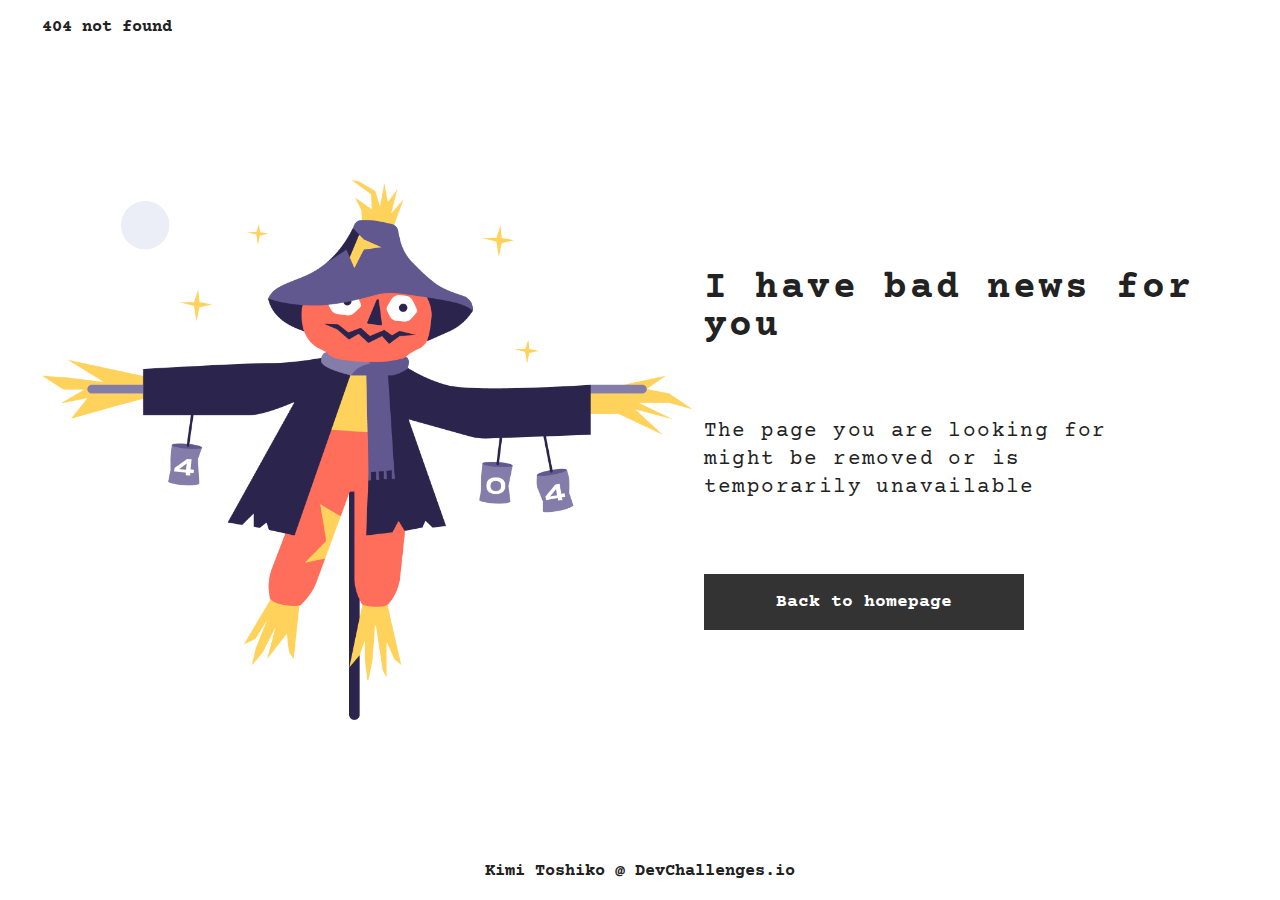
<file: 404-not-found/index.html>
<!DOCTYPE html>
<html lang="en">
<head>
    <meta charset="UTF-8">
    <meta name="viewport" content="width=device-width, initial-scale=1.0">
    <title>404 Not Found</title>
    <link rel="stylesheet" href="css/reset.css">
    <link rel="stylesheet" href="css/style.css" media="all">
    <!-- <link rel="stylesheet" href="css/responsive.css" media="all"> -->
    <link rel="icon" href="assets/imgs/devchallenges.png" sizes="16x16" type="image/png">    
</head>
<body>
    <div class="whole-body">
        <header>
            <h1>404 not found</h1>
        </header>
    
        <main>
            <section class="picture">
                <img src="assets/imgs/Scarecrow.png" alt="Scarecrow">
            </section>
    
            <section class="main-info">
                <h2>I have bad news for you</h2>
                <p>The page you are looking for might be removed or is temporarily unavailable</p>
                <button>Back to homepage</button>
            </section>
        </main>
    
        <footer>
            <p>Kimi Toshiko @ DevChallenges.io</p>
        </footer>
    </div>
</body>
</html>
</file>
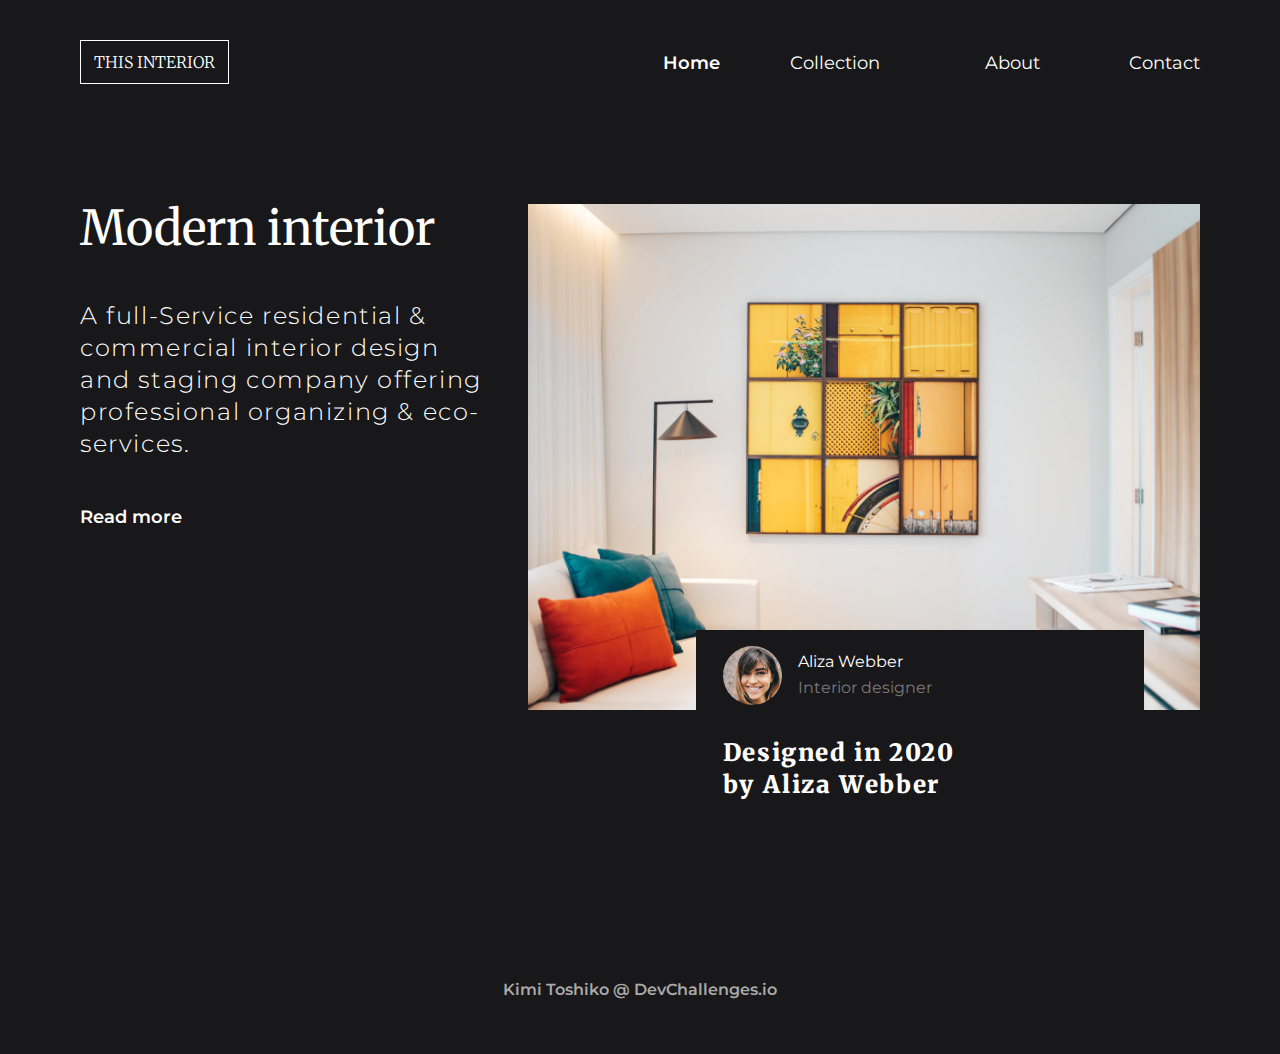
<file: interior-consultant/index.html>
<!DOCTYPE html>
<html lang="en">
<head>
    <meta name="description" content="Challenge Interior Consultant">
    <meta name="author" content="Karina Kiselyova">
    <meta name="keywords" content="Challenge, Interior, Consultant, Interior Consultant">
    <meta name="viewport" content="width=device-width, initial-scale=1.0">

    <link rel="stylesheet" href="https://use.fontawesome.com/releases/v5.15.1/css/all.css" integrity="sha384-vp86vTRFVJgpjF9jiIGPEEqYqlDwgyBgEF109VFjmqGmIY/Y4HV4d3Gp2irVfcrp" crossorigin="anonymous">
    <link rel="stylesheet" href="css/reset.css">
    <link rel="stylesheet" href="css/style.css">
    <link rel="shortcut icon" href="assets/imgs/devchallenges.png" type="image/x-icon">

    <script src="https://ajax.googleapis.com/ajax/libs/jquery/3.5.1/jquery.min.js"></script>

    <title>Interior Consultant</title>
</head>
<body>
    <header>
        <div class="header">
            <h1>This interior</h1>
        </div>

        <div class="container">
            <div class="hamburger" id="btn-hamburger">
                <div class="hamburger-line"></div>
                <div class="hamburger-line"></div>
                <div class="hamburger-line"></div>
            </div>

            <ul class="menu">
                <a href="#"><li class="item active">Home</li></a>
                <a href="#"><li class="item">Collection</li></a>
                <a href="#"><li class="item">About</li></a>
                <a href="#"><li class="item">Contact</li></a>
            </ul>
        </div>
    </header>

    <main>
        <section class="main-info">
            <div class="info">
                <h2>Modern interior</h2>
                <p>A full-Service residential & commercial interior design and staging company offering professional organizing & eco-services.</p>
                <a href="/">
                    <span>Read more</span>
                    <i class="fas fa-long-arrow-alt-right"></i>
                </a>
            </div>

            <div class="interior">
                <img src="assets/imgs/interior.png" alt="Interior design">
            </div>
        </section>

        <section class="creator">
            <div class="profile-info">
                <div class="profile-pic">
                    <img src="assets/imgs/profile-pic.png" alt="Aliza Webber">
                </div>

                <div class="personal-info">
                    <h3>Aliza Webber</h3>
                    <p>Interior designer</p>
                </div>
            </div>

            <div class="post">
                <p>Designed in 2020 by Aliza Webber</p>
            </div>
        </section>
    </main>

    <footer>
        <p>Kimi Toshiko @ DevChallenges.io</p>
    </footer> 
    
    <script src="scripts/prototypes.js"></script>
    <script src="scripts/script.js"></script>
</body>
</html>
</file>
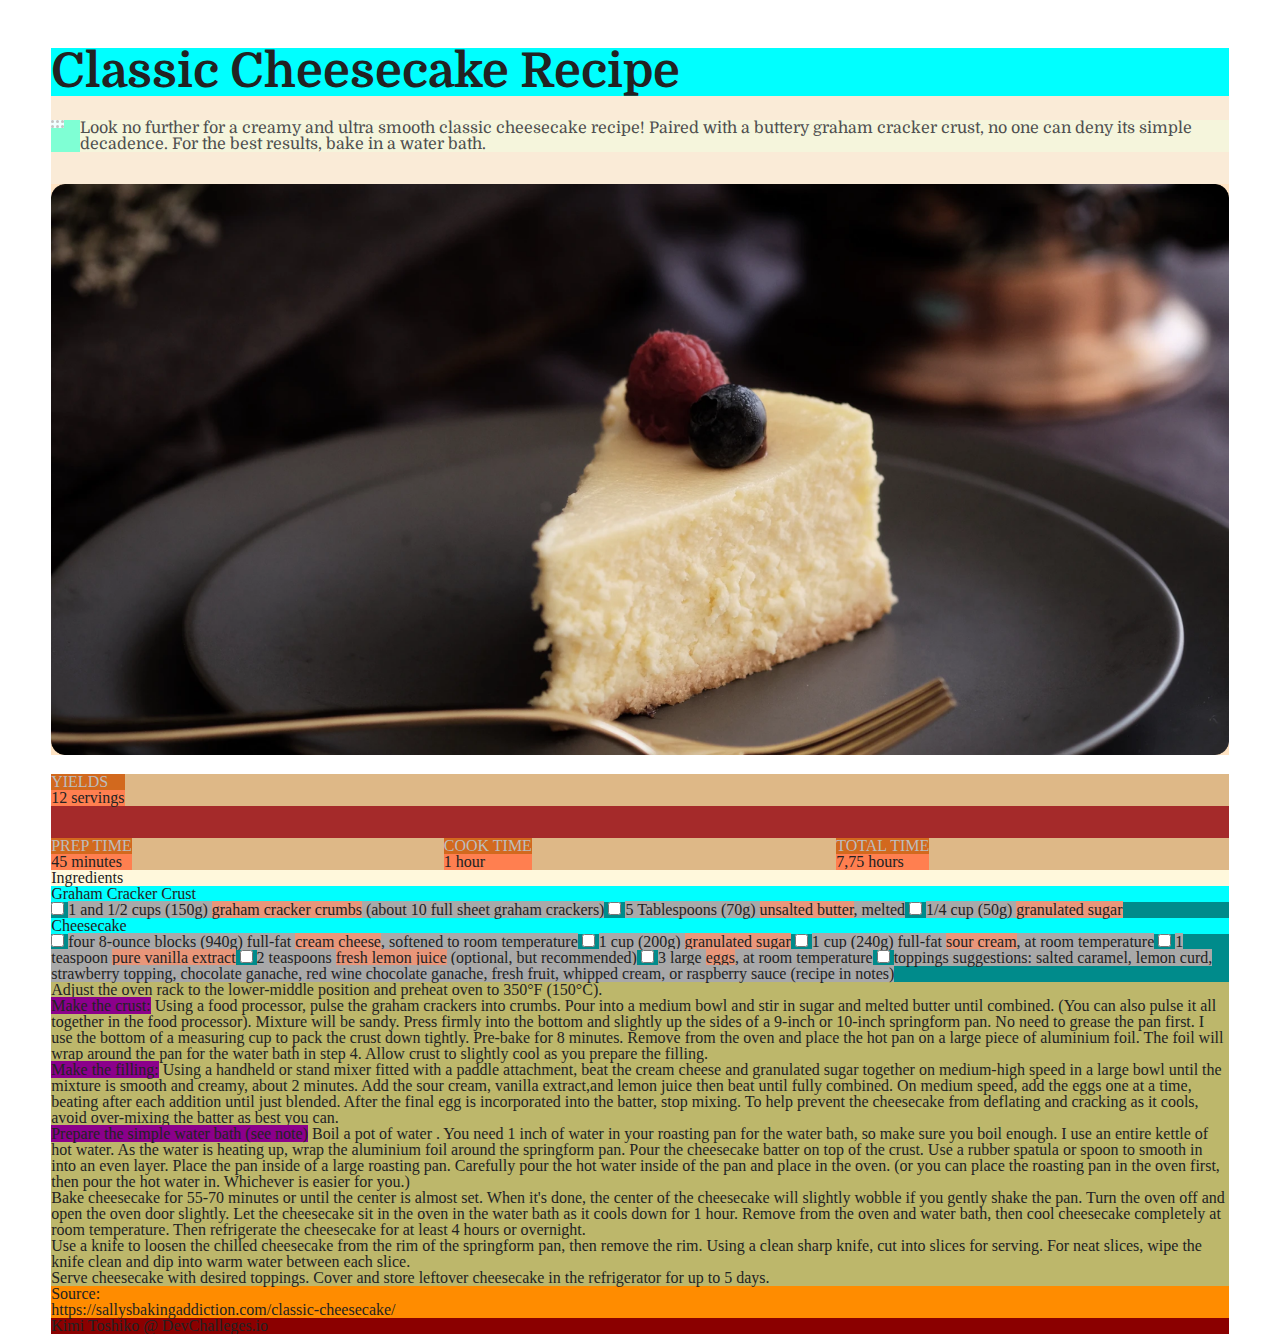
<file: recipe-page/index.html>
<!DOCTYPE html>
<html lang="en">
<head>
    <meta name="description" content="Challenge Recipe Page">
    <meta name="author" content="Karina Kiselyova">
    <meta name="keywords" content="Challenge, Recipe, Cheesecake, Cheesecake Recipe">
    <meta name="viewport" content="width=device-width, initial-scale=1.0">

    <link rel="stylesheet" href="css/reset.css">
    <link rel="stylesheet" href="css/style.css">
    <link rel="shortcut icon" href="assets/imgs/devchallenges.png" type="image/x-icon">
    <link rel="stylesheet" href="https://use.fontawesome.com/releases/v5.15.1/css/all.css" integrity="sha384-vp86vTRFVJgpjF9jiIGPEEqYqlDwgyBgEF109VFjmqGmIY/Y4HV4d3Gp2irVfcrp" crossorigin="anonymous">
    
    <title>Cheesecake recipe</title>
</head>
<body>
    <header>
        <h1>Classic Cheesecake Recipe</h1>

        <div class="description">
            <img class="dots" src="assets/imgs/6dots.svg" alt="">
            <p>Look no further for a creamy and ultra smooth classic cheesecake recipe! Paired with a buttery graham cracker crust, no one can deny its simple decadence. For the best results, bake in a water bath.</p>
        </div>

        <img class="recipe-img" src="assets/imgs/cheesecake.png" alt="Cheesecake">
    </header>   
    
    <main>
        <section class="info">
            <div class="servings">
                <i class="fas fa-utensils"></i>
                <div>
                    <p class="property">Yields</p>
                    <p class="value">12 servings</p>
                </div>
            </div>

            <div>
                <i class="far fa-clock"></i>
                <div>
                    <p class="property">Prep time</p>
                    <p class="value">45 minutes</p>
                </div>
            </div>

            <div>
                <i class="far fa-clock"></i>
                <div>
                    <p class="property">Cook time</p>
                    <p class="value">1 hour</p>
                </div>
            </div>

            <div>
                <i class="far fa-clock"></i>
                <div>
                    <p class="property">Total time</p>
                    <p class="value">7,75 hours</p>
                </div>
            </div>
        </section>

        <section class="ingredients">
            <h2>Ingredients</h2>

            <div class="cracker">
                <h3>Graham Cracker Crust</h3>

                <form action="/">
                    <input type="checkbox" id="cracker-graham-cracker-crumbs" name="graham-cracker-crumbs">
                    <label for="graham-cracker-crumbs">1 and 1/2 cups (150g) <strong>graham cracker crumbs</strong> (about 10 full sheet graham crackers)</label>
                    <input type="checkbox" id="cracker-unsalted-butter" name="unsalted-butter">
                    <label for="unsalted-butter">5 Tablespoons (70g) <strong>unsalted butter</strong>, melted</label>
                    <input type="checkbox" id="cracker-granulated-sugar" name="granulated-sugar">
                    <label for="granulated-sugar">1/4 cup (50g) <strong>granulated sugar</strong></label>
                </form>
            </div>

            <div class="cheesecake">
                <h3>Cheesecake</h3>

                <form action="/">
                    <input type="checkbox" id="cheesecake-cream-cheese" name="cheesecake-cream-cheese">
                    <label for="cheesecake-cream-cheese">four 8-ounce blocks (940g) full-fat <strong>cream cheese</strong>, softened to room temperature</label>
                    <input type="checkbox" id="cheesecake-granulated-sugar" name="cheesecake-granulated-sugar">
                    <label for="cheesecake-granulated-sugar">1 cup (200g) <strong>granulated sugar</strong></label>
                    <input type="checkbox" id="cheesecake-sour-cream" name="cheesecake-sour-cream">
                    <label for="cheesecake-sour-cream">1 cup (240g) full-fat <strong>sour cream</strong>, at room temperature</label>
                    <input type="checkbox" id="cheesecake-vanilla" name="cheesecake-vanilla">
                    <label for="cheesecake-vanilla">1 teaspoon <strong>pure vanilla extract</strong></label>
                    <input type="checkbox" id="cheesecake-lemon-juice" name="cheesecake-lemon-juice">
                    <label for="cheesecake-lemon-juice">2 teaspoons <strong>fresh lemon juice</strong> (optional, but recommended)</label>
                    <input type="checkbox" id="cheesecake-eggs" name="cheesecake-eggs">
                    <label for="cheesecake-eggs">3 large <strong>eggs</strong>, at room temperature</label>
                    <input type="checkbox" id="cheesecake-toppings" name="cheesecake-toppings">
                    <label for="cheesecake-toppings">toppings suggestions: <em>salted caramel, lemon curd, strawberry topping, chocolate ganache, red wine chocolate ganache, fresh fruit, whipped cream, or raspberry sauce</em> (recipe in notes)</label>
                </form>
            </div>
        </section>

        <section class="instructions">
            <ol>
                <li>Adjust the oven rack to the lower-middle position and preheat oven to 350&deg;F (150&deg;C).</li>
                <li><strong>Make the crust:</strong> Using a food processor, pulse the graham crackers into crumbs. Pour into a medium bowl and stir in sugar and melted butter until combined. (You can also pulse it all together in the food processor). Mixture will be sandy. Press firmly into the bottom and slightly up the sides of a 9-inch or 10-inch springform pan. No need to grease the pan first. I use the bottom of a measuring cup to pack the crust down tightly. Pre-bake for 8 minutes. Remove from the oven and place the hot pan on a large piece of aluminium foil. The foil will wrap around the pan for the water bath in step 4. Allow crust to slightly cool as you prepare the filling.</li>
                <li><strong>Make the filling:</strong> Using a handheld or stand mixer fitted with a paddle attachment, beat the cream cheese and granulated sugar together on medium-high speed in a large bowl until the mixture is smooth and creamy, about 2 minutes. Add the sour cream, vanilla extract,and lemon juice then beat until fully combined. On medium speed, add the eggs one at a time, beating after each addition until just blended. After the final egg is incorporated into the batter, stop mixing. To help prevent the cheesecake from deflating and cracking as it cools, avoid over-mixing the batter as best you can.</li>
                <li><strong>Prepare the simple water bath (see note)</strong> Boil a pot of water . You need 1 inch of water in your roasting pan for the water bath, so make sure you boil enough. I use an entire kettle of hot water. As the water is heating up, wrap the aluminium foil around the springform pan. Pour the cheesecake batter on top of the crust. Use a rubber spatula or spoon to smooth in into an even layer. Place the pan inside of a large roasting pan. Carefully pour the hot water inside of the pan and place in the oven. (or you can place the roasting pan in the oven first, then pour the hot water in. Whichever is easier for you.)</li>
                <li>Bake cheesecake for 55-70 minutes or until the center is almost set. When it's done, the center of the cheesecake will slightly wobble if you gently shake the pan. Turn the oven off and open the oven door slightly. Let the cheesecake sit in the oven in the water bath as it cools down for 1 hour. Remove from the oven and water bath, then cool cheesecake completely at room temperature. Then refrigerate the cheesecake for at least 4 hours or overnight.</li>
                <li>Use a knife to loosen the chilled cheesecake from the rim of the springform pan, then remove the rim. Using a clean sharp knife, cut into slices for serving. For neat slices, wipe the knife clean and dip into warm water between each slice.</li>
                <li>Serve cheesecake with desired toppings. Cover and store leftover cheesecake in the refrigerator for up to 5 days.</li>
            </ol>
        </section>

        <section class="source">
            <p>Source: <br>https://sallysbakingaddiction.com/classic-cheesecake/</p>
        </section>
    </main>

    <footer>
        <p>Kimi Toshiko @ DevChalleges.io</p>
    </footer>
</body>
</html>
</file>
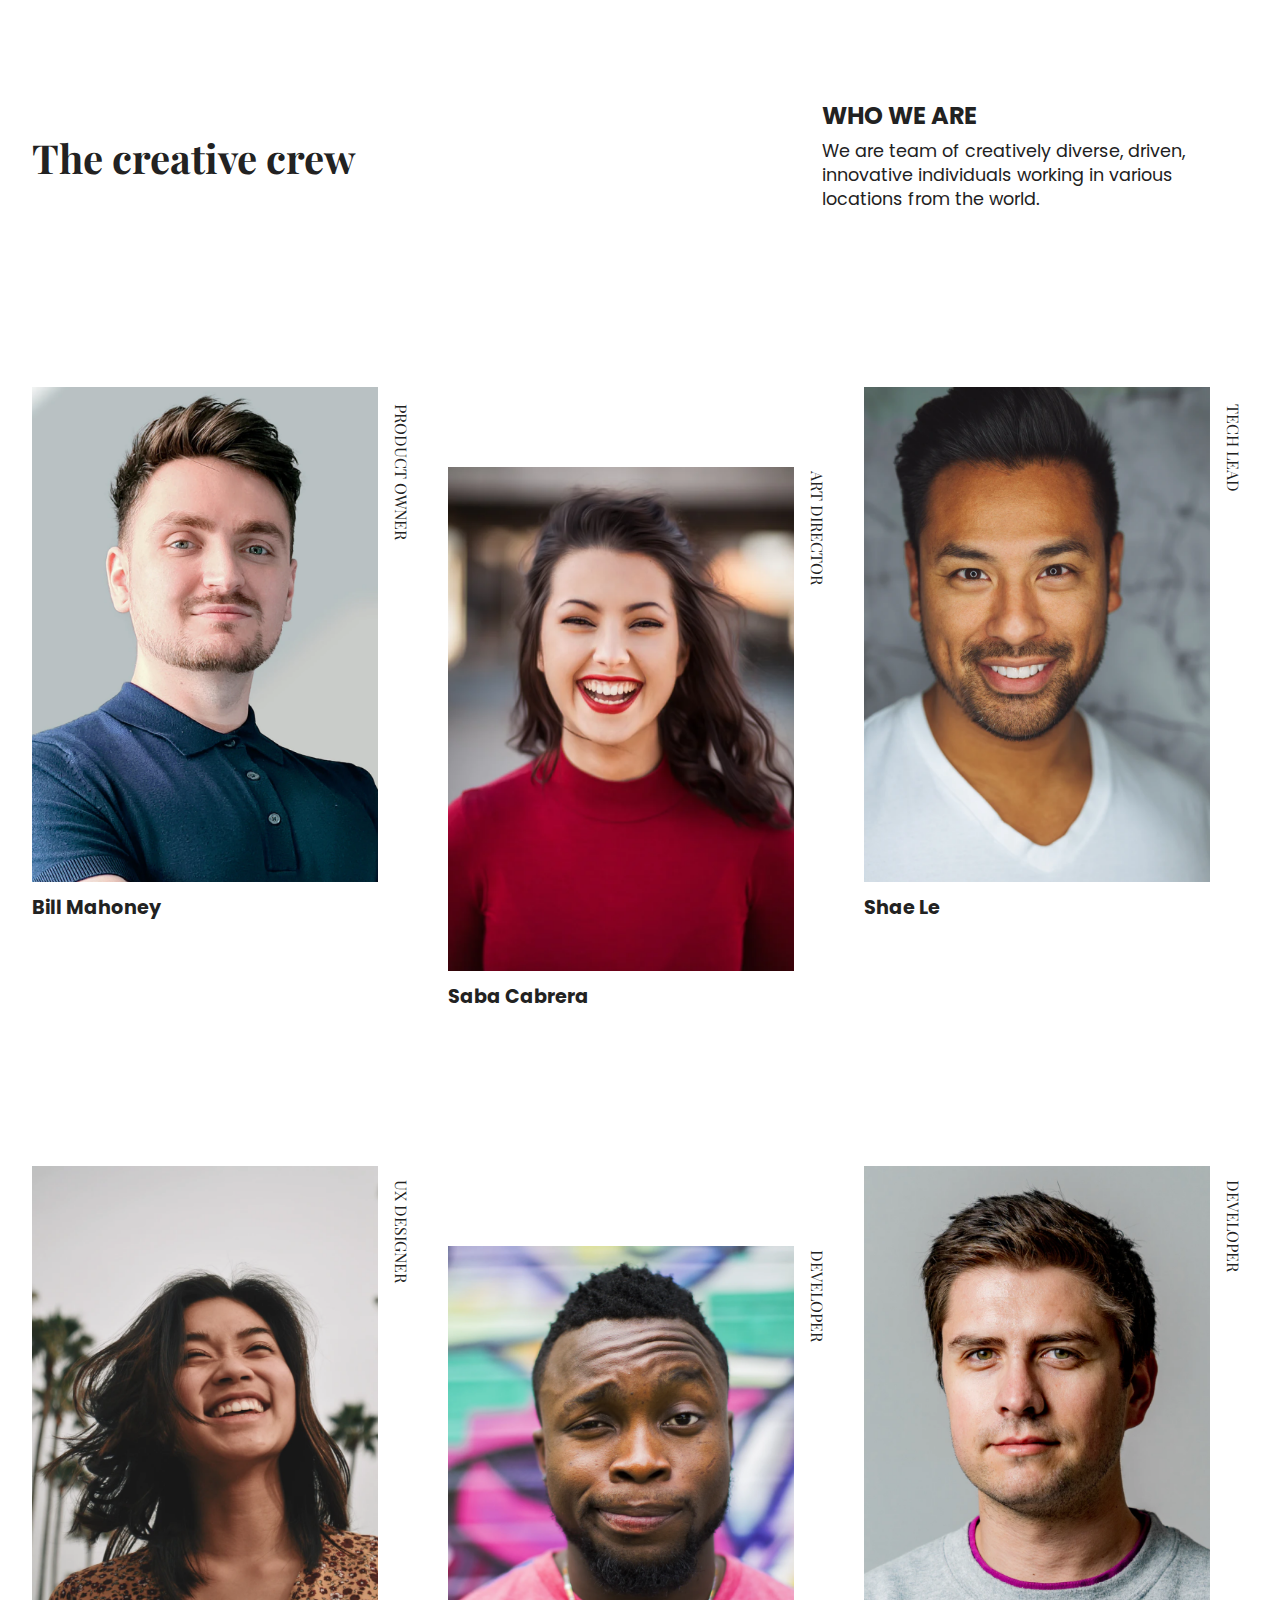
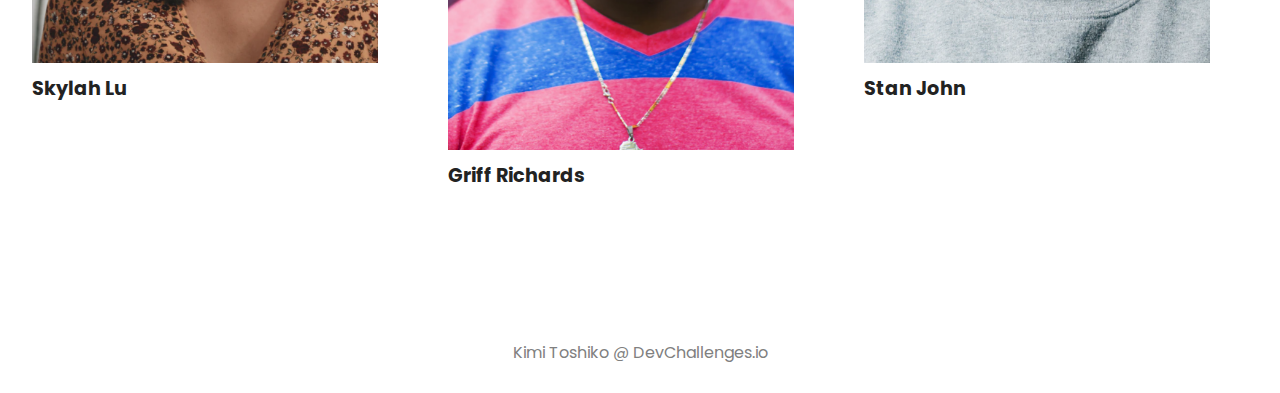
<file: the-creative-crew/index.html>
<!DOCTYPE html>
<html lang="en">
<head>
    <meta charset="UTF-8">
    <meta name="description" content="Challenge The Creative Crew">
    <meta name="author" content="Karina Kiselyova">
    <meta name="keywords" content="Challenge, Creative, Crew, Creative Crew">
    <meta name="viewport" content="width=device-width, initial-scale=1.0">

    <link rel="stylesheet" href="css/reset.css">
    <link rel="stylesheet" href="css/style.css">
    <link rel="shortcut icon" href="assets/imgs/devchallenges.png" type="image/x-icon">

    <title>The Creative Crew</title>
</head>
<body>
    <header>
        <h1>The creative crew</h1>
        <div>
            <h2>Who we are</h2>
            <p>We are team of creatively diverse, driven, innovative individuals working in various locations from the world.</p>
        </div>
    </header>

    <main>
        <section class="card-container">
            <div class="card">
                <p>Product owner</p>
                <img src="assets/imgs/photo1.png" alt="Bill Mahoney">
                <h3>Bill Mahoney</h3>
            </div>
            <div class="card">
                <p>Art Director</p>
                <img src="assets/imgs/photo2.png" alt="Saba Cabrera">
                <h3>Saba Cabrera</h3>
            </div>
            <div class="card">
                <p>Tech lead</p>
                <img src="assets/imgs/photo3.png" alt="Shae Le">
                <h3>Shae Le</h3>
            </div>
            <div class="card">
                <p>UX Designer</p>
                <img src="assets/imgs/photo4.png" alt="Skylah Lu">
                <h3>Skylah Lu</h3>
            </div>
            <div class="card">
                <p>Developer</p>
                <img src="assets/imgs/photo5.png" alt="Griff Richards">
                <h3>Griff Richards</h3>
            </div>
            <div class="card">
                <p>Developer</p>
                <img src="assets/imgs/photo6.png" alt="Stan John">
                <h3>Stan John</h3>
            </div>
        </section>
    </main>

    <footer>
        <p>Kimi Toshiko @ DevChallenges.io</p>
    </footer>
</body>
</html>
</file>
<file: 404-not-found/css/style.css>
@import url("https://fonts.googleapis.com/css2?family=Courier+Prime:wght@400;700&display=swap");
html {
  font-size: 16px;
  margin: 0;
  padding: 0;
}

body {
  margin: 0;
  padding: 0;
  font-family: "Courier Prime", monospace;
}

.whole-body {
  display: flex;
  flex-direction: column;
  height: 100vh;
  justify-content: space-between;
  overflow: hidden;
}

header {
  margin: 0;
  padding: 0;
  height: 4rem;
  display: flex;
  flex-direction: column;
  justify-content: center;
}
header h1 {
  font-weight: bold;
  margin-left: 3rem;
  font-size: 1.2rem;
}

main {
  display: flex;
  flex-direction: row;
  margin: 0 3rem;
  height: 50%;
}
main .picture {
  width: 50%;
  height: auto;
  align-self: center;
}
main .picture img {
  width: 100%;
  height: auto;
}
main .main-info {
  margin-left: 10rem;
  display: flex;
  flex-direction: column;
  justify-content: space-between;
}
main .main-info h2 {
  width: 100%;
  font-size: 2.7rem;
  font-weight: bold;
  letter-spacing: 0.2rem;
}
main .main-info p {
  width: 70%;
  font-size: 1.5rem;
  letter-spacing: 0.1rem;
  line-height: 2rem;
}
main .main-info button {
  font-family: inherit;
  font-size: 1.25rem;
  font-weight: bold;
  width: 40%;
  height: 4rem;
  color: #fff;
  border: none;
  background-color: #333333;
  transition: all 0.25s ease;
}
main .main-info button:hover {
  background-color: #60588e;
}

footer {
  width: 100%;
  height: 4rem;
  display: flex;
  flex-direction: column;
  justify-content: center;
}
footer p {
  text-align: center;
  font-weight: bold;
  font-size: 1.2rem;
}

@media screen and (max-width: 1400px) {
  main .picture {
    width: auto;
    height: 100%;
  }
  main .picture img {
    height: 100%;
    width: auto;
  }
  main .main-info {
    margin-left: 5rem;
  }
}
@media screen and (max-width: 1399px) and (min-width: 750px) {
  html {
    font-size: 14px;
  }

  main {
    height: 40%;
  }
  main .picture {
    width: 100%;
    height: auto;
  }
  main .picture img {
    width: 110%;
    height: auto;
  }
  main .main-info p {
    width: 80%;
  }
  main .main-info button {
    width: 60%;
  }
}
@media screen and (max-width: 749px) {
  html {
    font-size: 10px;
  }

  .whole-body {
    overflow: initial;
    height: auto;
    height: 100vh;
  }

  header h1 {
    margin-left: 1rem;
  }

  main {
    display: block;
  }
  main .picture {
    width: auto;
    height: 300px;
    margin-top: -8rem;
  }
  main .picture img {
    width: auto;
    height: 82%;
  }
  main .main-info {
    margin-left: 0;
    margin-bottom: 3rem;
  }
  main .main-info p {
    width: 100%;
    margin-top: 2rem;
  }
  main .main-info button {
    margin-top: 2rem;
    width: 55%;
  }

  footer {
    height: 6rem;
  }
}
@media screen and (max-width: 399px) {
  html {
    font-size: 8px;
  }

  .picture {
    margin-top: -15rem;
  }
}
</file>
<file: interior-consultant/css/style.css>
@import url("https://fonts.googleapis.com/css2?family=Merriweather:ital,wght@0,300;0,900;1,400&family=Montserrat:wght@300;400;500;600&display=swap");
html {
  font-size: 16px;
}

body {
  background-color: #181719;
  padding: 2.5rem 5rem;
}

header {
  display: flex;
  flex-direction: row;
  justify-content: space-between;
}
header .header {
  padding: 0.8rem;
  border: 1px solid #ffffff;
}
header .header h1 {
  color: #ffffff;
  font-family: "Merriweather", serif;
  font-weight: 300;
  text-transform: uppercase;
}
header .container {
  color: #ffffff;
  font-family: "Montserrat", sans-serif;
  font-weight: 400;
  align-self: center;
}
header .container .hamburger {
  cursor: pointer;
  display: none;
  width: 3.6rem;
  height: 2rem;
  align-self: center;
}
header .container .hamburger div {
  background-color: #ffffff;
  width: 3.6rem;
  height: 0.3rem;
  margin-bottom: 0.7rem;
}
header .container .hamburger div:first-child {
  position: relative;
  z-index: 200;
}
header .container .hamburger div:nth-child(2) {
  position: relative;
  z-index: 200;
}
header .container .hamburger div:last-child {
  position: relative;
  z-index: 200;
  margin-bottom: 0;
}
header .container .menu {
  display: flex;
  flex-direction: row;
}
header .container .menu a {
  text-decoration: none;
}
header .container .menu a .item {
  margin: 0 3rem;
  color: #ffffff;
  transition: all 0.2s linear;
  width: 7rem;
  height: 1rem;
  text-align: right;
  font-size: 1.1rem;
}
header .container .menu a .item:last-child {
  margin-right: 0;
}
header .container .menu a .item:hover {
  font-weight: 600;
}
header .container .menu a .active {
  font-weight: 600;
}

.main-info {
  display: flex;
  flex-direction: row;
  justify-content: space-between;
  margin-top: 7.5rem;
}
.main-info .info {
  width: 36%;
  margin-right: 4%;
}
.main-info .info h2 {
  color: #ffffff;
  font-family: "Merriweather", serif;
  font-weight: 400;
  font-size: 3rem;
  margin-bottom: 3rem;
}
.main-info .info p {
  color: #ffffff;
  font-family: "Montserrat", sans-serif;
  font-weight: 300;
  font-size: 1.5rem;
  letter-spacing: 0.1rem;
  line-height: 2rem;
  margin-bottom: 3rem;
}
.main-info .info a {
  color: #ffffff;
  text-decoration: none;
  font-size: 1.15rem;
  transition: all 0.2s ease;
}
.main-info .info a span {
  color: #ffffff;
  font-family: "Montserrat", sans-serif;
  font-weight: 600;
  margin-right: 0.5rem;
}
.main-info .info a:hover i {
  transform: scale(1.1);
}
.main-info .interior {
  width: 60%;
}
.main-info .interior img {
  width: 100%;
  height: auto;
}

.creator {
  width: 40%;
  height: 15rem;
  margin: 0 0 0 60%;
  position: relative;
  z-index: 10;
  right: 5%;
  top: -5rem;
  padding-top: 1rem;
  background-color: #181719;
}
.creator .profile-info {
  display: flex;
  flex-direction: row;
  width: 88%;
  margin: 0 auto;
}
.creator .profile-info .profile-pic {
  width: 15%;
}
.creator .profile-info .profile-pic img {
  width: 100%;
  height: auto;
  border-radius: 50%;
}
.creator .profile-info .personal-info {
  margin-left: 1rem;
  align-self: center;
  color: #ffffff;
  font-family: "Montserrat", sans-serif;
  font-weight: 400;
}
.creator .profile-info .personal-info h3 {
  margin-bottom: 0.6rem;
}
.creator .profile-info .personal-info p {
  color: #797979;
}
.creator .post {
  width: 88%;
  margin: 2rem auto 0 auto;
}
.creator .post p {
  width: 60%;
  color: #ffffff;
  font-family: "Merriweather", serif;
  font-weight: 900;
  font-size: 1.5rem;
  letter-spacing: 0.1rem;
  line-height: 2rem;
}

footer {
  margin-top: 1rem;
  margin-bottom: 1rem;
}
footer p {
  color: #ffffff;
  font-family: "Montserrat", sans-serif;
  font-weight: 600;
  text-align: center;
  font-size: 1rem;
  color: #a9a9a9;
}

@media screen and (max-width: 1200px) {
  html {
    font-size: 14px;
  }

  body {
    display: flex;
    flex-direction: column;
    justify-content: space-between;
    height: 100vh;
  }

  .main-info {
    margin-top: 6.5rem;
  }

  .creator .post p {
    width: 70%;
  }
}
@media screen and (max-width: 870px) {
  html {
    font-size: 12px;
  }

  header .container .hamburger {
    display: block;
  }
  header .container .menu {
    display: none;
    overflow: hidden;
    flex-direction: column;
    justify-content: center;
    position: absolute;
    left: 0;
    top: 0;
    width: 100vw;
    height: 100vh;
    background-color: #181719;
    z-index: 100;
  }
  header .container .menu a {
    align-self: center;
  }
  header .container .menu a .item {
    text-align: center;
    margin: 5rem 0;
    font-size: 2rem;
  }

  .main-info {
    flex-direction: column;
  }
  .main-info .info {
    width: 70%;
    margin-bottom: 3rem;
  }
  .main-info .info a {
    font-size: 1.5rem;
  }
  .main-info .interior {
    width: 100%;
  }

  .creator {
    width: 60%;
    right: 30%;
    box-shadow: 0px 15px 15px -10px rgba(0, 0, 0, 0.75);
  }
}
@media screen and (max-width: 600px) {
  html {
    font-size: 12px;
  }
}
@media screen and (max-width: 450px) {
  html {
    font-size: 10px;
  }

  .main-info .info {
    width: 100%;
    margin-bottom: 5rem;
  }

  .creator {
    width: 80%;
    right: 45%;
    height: 12rem;
    margin-bottom: 7rem;
  }
  .creator .post {
    font-size: 1.2rem;
  }
}
@media screen and (max-width: 380px) {
  html {
    font-size: 8px;
  }
}
@media screen and (max-width: 340px) {
  html {
    font-size: 7px;
  }
}
@media screen and (max-width: 250px) {
  html {
    font-size: 6px;
  }
}
@keyframes rotate-right {
  0% {
    transform: rotate(0deg);
    bottom: 0rem;
  }
  100% {
    transform: rotate(45deg);
    bottom: 1rem;
  }
}
@keyframes rotate-left {
  0% {
    transform: rotate(0deg);
    top: 0rem;
  }
  100% {
    transform: rotate(-45deg);
    top: 1rem;
  }
}
@keyframes fade-out {
  0% {
    opacity: 1;
  }
  100% {
    opacity: 0;
  }
}
@keyframes rotate-right-back {
  0% {
    transform: rotate(45deg);
    bottom: 1rem;
  }
  100% {
    transform: rotate(0deg);
    bottom: 0rem;
  }
}
@keyframes rotate-left-back {
  0% {
    transform: rotate(-45deg);
    top: 1rem;
  }
  100% {
    transform: rotate(0deg);
    top: 0rem;
  }
}
@keyframes fade-in {
  0% {
    opacity: 0;
  }
  100% {
    opacity: 1;
  }
}
</file>
<file: recipe-page/css/style.css>
@import url("https://fonts.googleapis.com/css2?family=Domine:wght@400;700&family=Inter:wght@200;400;700&display=swap");
header {
  background-color: antiquewhite;
}
header h1 {
  background-color: aqua;
}
header .description {
  background-color: aquamarine;
}
header .description .dots {
  background-color: azure;
}
header .description p {
  background-color: beige;
}
header .recipe-img {
  background-color: bisque;
}

main {
  background-color: blanchedalmond;
}
main .info {
  background-color: brown;
}
main .info div {
  background-color: burlywood;
}
main .info div i {
  background-color: cadetblue;
}
main .info div div {
  background-color: chartreuse;
}
main .info div div .property {
  background-color: chocolate;
}
main .info div div .value {
  background-color: coral;
}
main .ingredients {
  background-color: cornflowerblue;
}
main .ingredients h2 {
  background-color: cornsilk;
}
main .ingredients .cracker, main .ingredients .cheesecake {
  background-color: crimson;
}
main .ingredients .cracker h3, main .ingredients .cheesecake h3 {
  background-color: cyan;
}
main .ingredients .cracker form, main .ingredients .cheesecake form {
  background-color: darkcyan;
}
main .ingredients .cracker form input, main .ingredients .cheesecake form input {
  background-color: darkgoldenrod;
}
main .ingredients .cracker form label, main .ingredients .cheesecake form label {
  background-color: darkgray;
}
main .ingredients .cracker form label strong, main .ingredients .cheesecake form label strong {
  background-color: darksalmon;
}
main .instructions {
  background-color: darkgreen;
}
main .instructions ol {
  background-color: darkgrey;
}
main .instructions ol li {
  background-color: darkkhaki;
}
main .instructions ol li strong {
  background-color: darkmagenta;
}
main .source {
  background-color: darkolivegreen;
}
main .source p {
  background-color: darkorange;
}

footer {
  background-color: darkorchid;
}
footer p {
  background-color: darkred;
}

body {
  width: 92%;
  margin: 0 auto;
}

header {
  margin-top: 3rem;
  font-family: "Domine", serif;
}
header h1 {
  font-weight: 700;
  font-size: 3rem;
}
header .description {
  display: flex;
  flex-direction: row;
  margin-top: 1.5rem;
}
header .description img {
  align-self: flex-start;
}
header .description p {
  margin-left: 1rem;
  color: #4f4f4f;
}
header .recipe-img {
  width: 100%;
  height: auto;
  margin-top: 2rem;
}

.info {
  margin-top: 1.2rem;
  display: grid;
  grid-template-columns: 1fr 1fr 1fr;
  row-gap: 2rem;
}
.info div {
  display: flex;
  flex-direction: row;
}
.info div:first-child {
  grid-column: 1/4;
}
.info div i {
  color: #4f4f4f;
}
.info div div {
  display: block;
}
.info div div .property {
  text-transform: uppercase;
  color: #bdbdbd;
}
.info div div .values {
  color: #4f4f4f;
}

@media screen and (max-width: 2000px) {
  html {
    font-size: 16px;
  }
}
@media screen and (max-width: 1200px) {
  html {
    font-size: 14px;
  }
}
@media screen and (max-width: 600px) {
  html {
    font-size: 12px;
  }
}
@media screen and (max-width: 450px) {
  html {
    font-size: 10px;
  }
}
@media screen and (max-width: 380px) {
  html {
    font-size: 8px;
  }
}
@media screen and (max-width: 340px) {
  html {
    font-size: 7px;
  }
}
@media screen and (max-width: 250px) {
  html {
    font-size: 6px;
  }
}
</file>
<file: the-creative-crew/css/style.css>
@import url("https://fonts.googleapis.com/css2?family=Playfair+Display:wght@500&family=Poppins:wght@200;400&display=swap");
html {
  font-size: 10px;
  font-family: "Playfair Display", serif;
}

body {
  width: 95%;
  margin: 0 auto;
}

header {
  width: 100%;
  margin-top: 3.5rem;
}
header h1 {
  font-weight: 700;
  font-size: 2.5rem;
}
header div {
  margin-top: 3rem;
  margin-bottom: 3rem;
  font-family: "Poppins", sans-serif;
}
header div h2 {
  font-size: 1.5rem;
  font-weight: 700;
  margin-bottom: 0.5rem;
  text-transform: uppercase;
}
header div p {
  font-size: 1.1rem;
  line-height: 1.5rem;
}

.card-container .card p {
  top: 30%;
}
.card-container .card:nth-child(2n) p {
  top: 35%;
}

.card-container {
  display: grid;
  grid-template-columns: repeat(2, 1fr);
  grid-column-gap: 2rem;
  grid-row-gap: 4rem;
}
.card-container .card {
  width: 100%;
}
.card-container .card img {
  width: 90%;
  height: auto;
}
.card-container .card p {
  position: relative;
  transform: rotate(90deg);
  left: 45%;
  text-transform: uppercase;
  font-size: 1rem;
  margin-left: 0.5rem;
}
.card-container .card h3 {
  font-family: "Poppins", sans-serif;
  font-size: 1.2rem;
  font-weight: 700;
  margin-top: 1rem;
}
.card-container .card:nth-child(2n) {
  margin-top: 4rem;
}

footer {
  margin-top: 5rem;
  margin-bottom: 1rem;
}
footer p {
  text-align: center;
  font-family: "Poppins", sans-serif;
  color: gray;
}

@media screen and (min-width: 500px) {
  .card-container .card p {
    top: 32%;
  }
  .card-container .card:nth-child(2n) p {
    top: 47%;
  }
}
@media screen and (min-width: 700px) {
  html {
    font-size: 14px;
  }

  header div h2 {
    margin-bottom: 0.7rem;
  }

  .card-container .card p {
    top: 32%;
  }
  .card-container .card:nth-child(2n) p {
    top: 36%;
  }
}
@media screen and (min-width: 850px) {
  .card-container .card p {
    top: 33.5%;
  }
  .card-container .card:nth-child(2n) p {
    top: 37%;
  }
}
@media screen and (min-width: 1200px) {
  html {
    font-size: 16px;
  }

  header {
    display: flex;
    justify-content: space-between;
    margin-bottom: 7rem;
  }
  header h1 {
    width: 50%;
    align-self: center;
  }
  header div {
    width: 35%;
  }

  .card-container {
    grid-template-columns: repeat(3, 1fr);
  }
  .card-container .card:nth-child(2n) {
    margin-top: 5rem;
  }
  .card-container .card:nth-child(2n) p {
    top: 36%;
  }
  .card-container .card:nth-child(5) {
    margin-top: 10rem;
  }
  .card-container .card:nth-child(5) p {
    top: 36%;
  }
  .card-container .card:nth-child(4) p, .card-container .card:nth-child(6) p {
    top: 33%;
  }

  footer {
    margin-top: 10rem;
    margin-bottom: 2rem;
  }
}
</file>
